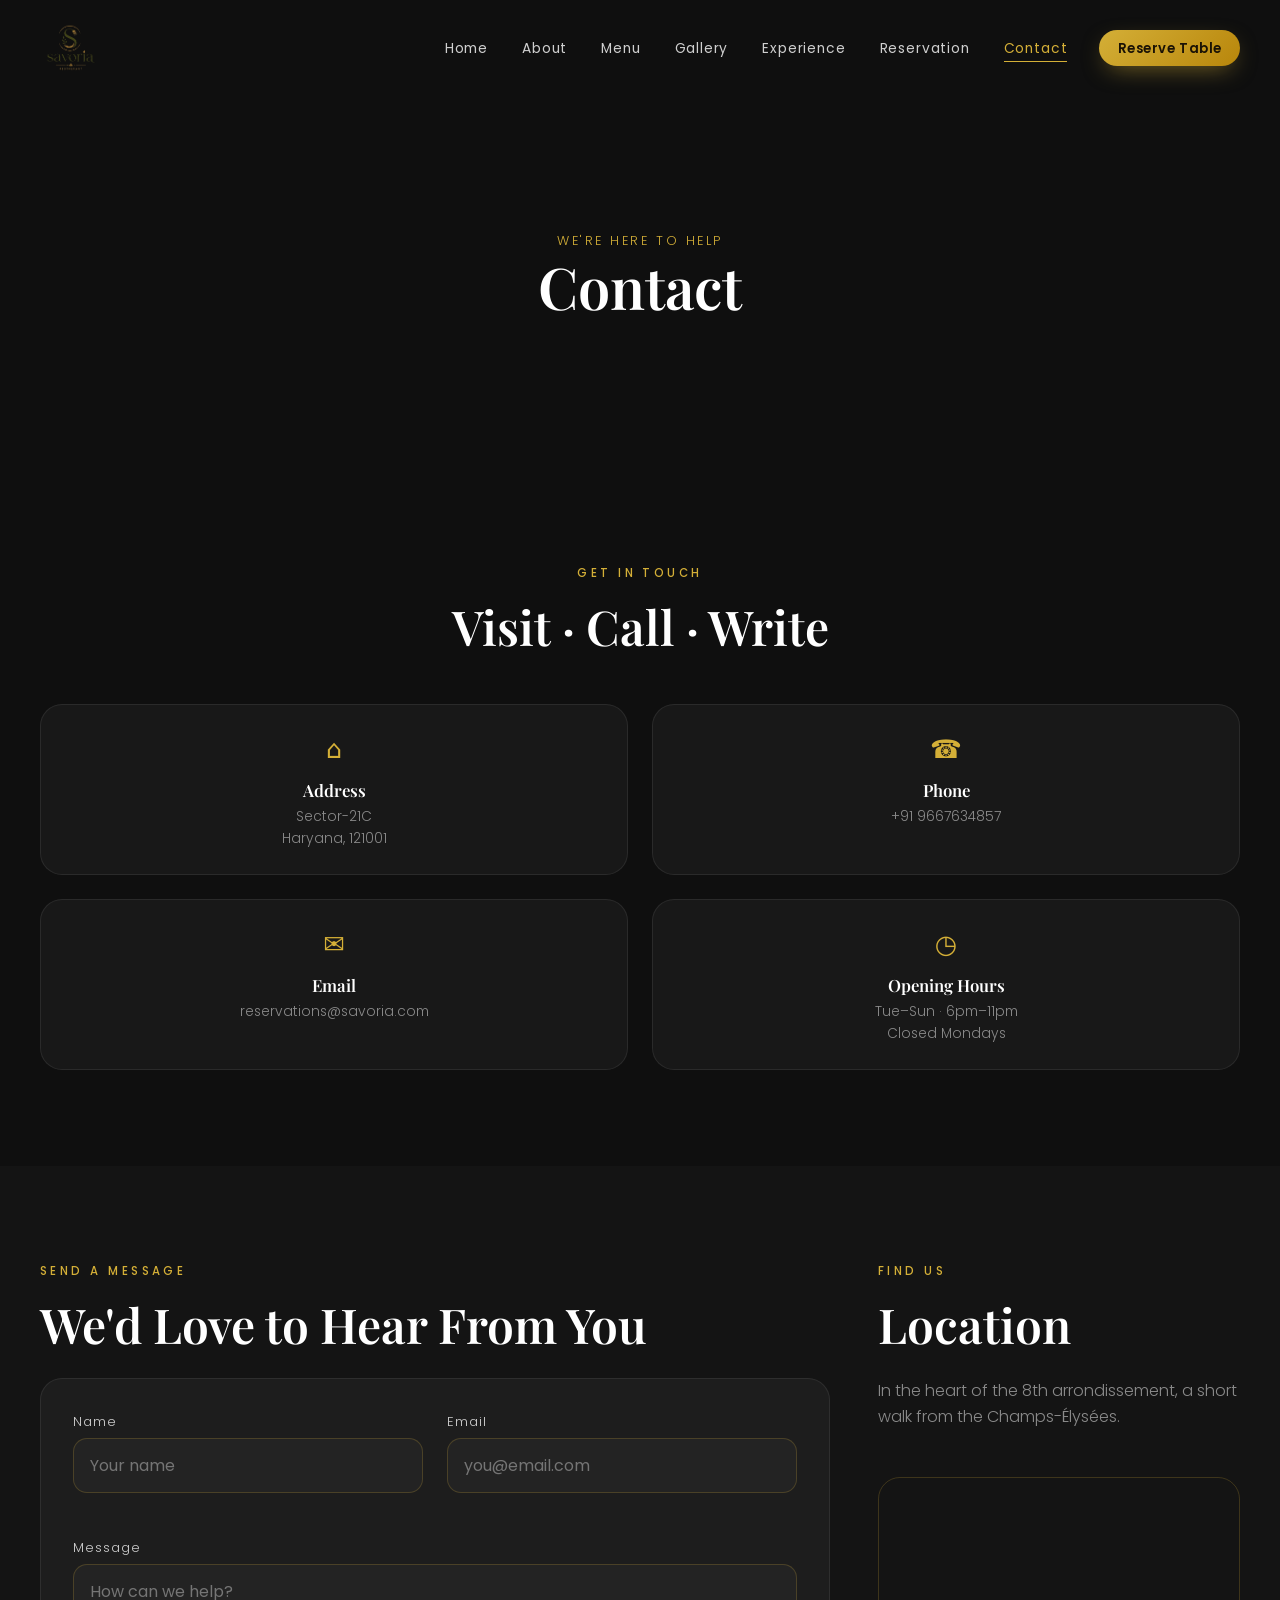
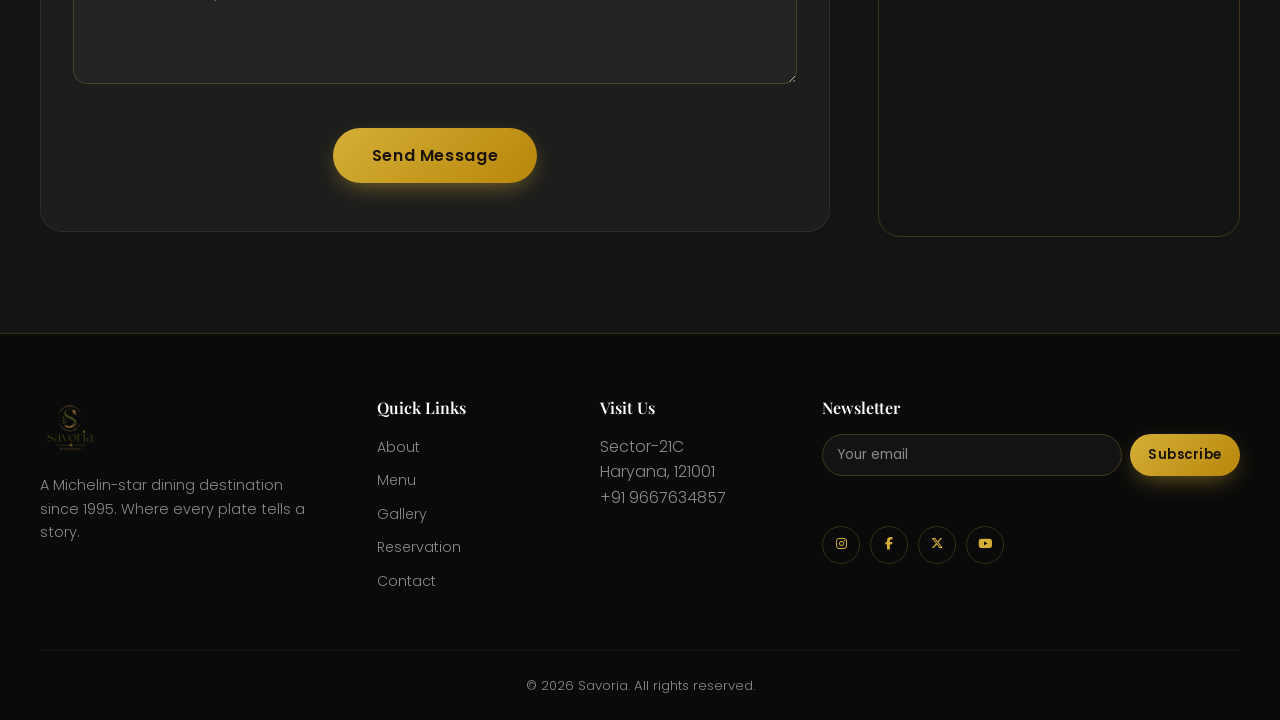
<file: contact.html>
<!doctype html>
<html lang="en">
  <head>
    <meta charset="UTF-8" />
    <link rel="icon" type="image/svg+xml" href="favicon.svg" />
    <meta name="viewport" content="width=device-width, initial-scale=1.0" />
    <meta name="description" content="Contact Savoria — address, phone, hours and location." />
    <title>Contact · Savoria</title>
    <link rel="preconnect" href="https://fonts.googleapis.com" />
    <link rel="preconnect" href="https://fonts.gstatic.com" crossorigin />
    <link href="https://fonts.googleapis.com/css2?family=Playfair+Display:wght@400;500;600;700;800;900&family=Poppins:wght@300;400;500;600&display=swap" rel="stylesheet" />
    <link rel="stylesheet" href="css/style.css" />
    <link rel="stylesheet" href="css/animations.css" />
    <link rel="stylesheet" href="css/responsive.css" />
    <link rel="stylesheet"href="https://cdnjs.cloudflare.com/ajax/libs/font-awesome/6.6.0/css/all.min.css">
  </head>
  <body data-page="contact">
    <div id="page-loader" class="page-loader"><div class="loader-mark"><span class="loader-ring"></span><span class="loader-text">Savoria</span></div></div>
    <div id="scroll-progress" class="scroll-progress"></div>
    <div id="mouse-glow" class="mouse-glow" aria-hidden="true"></div>
    <button id="back-to-top" class="back-to-top" aria-label="Back to top"><svg viewBox="0 0 24 24" width="20" height="20" fill="none" stroke="currentColor" stroke-width="2"><path d="M12 19V5M5 12l7-7 7 7"/></svg></button>

    <header id="navbar" class="navbar">
      <nav class="nav container" aria-label="Primary">
        <a href="index.html" class="nav-logo" aria-label="Savoria home">
          <img src="logo.png" alt="Savoria Logo" class="logo-img">
        </a>
        <button id="nav-toggle" class="nav-toggle" aria-label="Open menu" aria-expanded="false" aria-controls="nav-menu"><span></span><span></span><span></span></button>
        <ul id="nav-menu" class="nav-menu" data-nav>
          <li><a href="index.html" class="nav-link" data-page="home">Home</a></li>
          <li><a href="about.html" class="nav-link" data-page="about">About</a></li>
          <li><a href="menu.html" class="nav-link" data-page="menu">Menu</a></li>
          <li><a href="gallery.html" class="nav-link" data-page="gallery">Gallery</a></li>
          <li><a href="index.html#experience" class="nav-link" data-page="experience">Experience</a></li>
          <li><a href="reservation.html" class="nav-link" data-page="reservation">Reservation</a></li>
          <li><a href="contact.html" class="nav-link" data-page="contact">Contact</a></li>
          <li class="nav-cta-item"><a href="reservation.html" class="btn btn-gold btn-ripple">Reserve Table</a></li>
        </ul>
      </nav>
    </header>

    <main id="main">
      <section class="page-hero">
        <div class="page-hero-bg" style="background-image:url('https://images.pexels.com/photos/12181763/pexels-photo-12181763.jpeg?auto=compress&cs=tinysrgb&w=1400')"></div>
        <div class="page-hero-overlay"></div>
        <div class="page-hero-content container"><p>We're Here to Help</p><h1>Contact</h1></div>
      </section>

      <section class="section">
        <div class="container">
          <div class="section-head reveal fade-up"><p class="eyebrow">Get in Touch</p><h2 class="section-title">Visit · Call · Write</h2></div>
          <div class="contact-cards reveal fade-up">
            <article class="contact-card glass"><span class="ic">⌂</span><h4>Address</h4><p>Sector-21C<br/>Haryana, 121001</p></article>
            <article class="contact-card glass"><span class="ic">☎</span><h4>Phone</h4><p>+91 9667634857</p></article>
            <article class="contact-card glass"><span class="ic">✉</span><h4>Email</h4><p>reservations@savoria.com</p></article>
            <article class="contact-card glass"><span class="ic">◷</span><h4>Opening Hours</h4><p>Tue–Sun · 6pm–11pm<br/>Closed Mondays</p></article>
          </div>
        </div>
      </section>

      <section class="section section-alt">
        <div class="container contact-grid">
          <div class="reveal fade-left">
            <p class="eyebrow">Send a Message</p>
            <h2 class="section-title" style="margin-bottom:var(--s-3)">We'd Love to Hear From You</h2>
            <form class="glass" data-contact-form style="padding:var(--s-4)">
              <div class="form-grid">
                <div class="form-field"><label for="c-name">Name</label><input id="c-name" name="name" type="text" placeholder="Your name" required /><span class="field-error"></span></div>
                <div class="form-field"><label for="c-email">Email</label><input id="c-email" name="email" type="email" placeholder="you@email.com" required /><span class="field-error"></span></div>
                <div class="form-field full"><label for="c-message">Message</label><textarea id="c-message" name="message" placeholder="How can we help?" required></textarea><span class="field-error"></span></div>
              </div>
              <div style="text-align:center;margin-top:var(--s-3)">
                <button type="submit" class="btn btn-gold btn-lg btn-ripple">Send Message</button>
                <p class="form-note" data-form-success style="margin-top:var(--s-2)"></p>
              </div>
            </form>
          </div>
          <div class="reveal fade-right">
            <p class="eyebrow">Find Us</p>
            <h2 class="section-title" style="margin-bottom:var(--s-3)">Location</h2>
            <p class="muted" style="margin-bottom:var(--s-3)">In the heart of the 8th arrondissement, a short walk from the Champs-Élysées.</p>
            <div class="map-wrap">
              <iframe title="Savoria location map" loading="lazy" referrerpolicy="no-referrer-when-downgrade"src="https://www.google.com/maps/embed?pb=!1m18!1m12!1m3!1d7017.264575374179!2d77.29561255!3d28.4303503!2m3!1f0!2f0!3f0!3m2!1i1024!2i768!4f13.1!3m3!1m2!1s0x390cddef4e145f65%3A0xf7977c26d3a257b2!2sSector%2021C%2C%20Faridabad%2C%20Haryana%20121012!5e0!3m2!1sen!2sin!4v1785590609574!5m2!1sen!2sin" width="600" height="450" style="border:0;" allowfullscreen="" loading="lazy" referrerpolicy="strict-origin-when-cross-origin"></iframe>
            </div>
          </div>
        </div>
      </section>
    </main>

    <footer class="footer">
      <div class="container footer-grid">
        <div class="footer-brand"><a href="index.html" class="nav-logo"><img src="logo.png" alt="Savoria Logo" class="footer-logo-img"></a><p class="muted">A Michelin-star dining destination since 1995. Where every plate tells a story.</p></div>
        <div class="footer-col"><h4>Quick Links</h4><ul><li><a href="about.html">About</a></li><li><a href="menu.html">Menu</a></li><li><a href="gallery.html">Gallery</a></li><li><a href="reservation.html">Reservation</a></li><li><a href="contact.html">Contact</a></li></ul></div>
        <div class="footer-col"><h4>Visit Us</h4><p class="muted">Sector-21C<br/>Haryana, 121001<br/>+91 9667634857</p></div>
        <div class="footer-col"><h4>Newsletter</h4><form class="newsletter" data-newsletter><input type="email" name="email" placeholder="Your email" required aria-label="Email for newsletter" /><button type="submit" class="btn btn-gold btn-ripple">Subscribe</button></form><p class="newsletter-msg" data-newsletter-msg></p><div class="social"><a href="https://instagram.com" aria-label="Instagram" target="_blank"><i class="fab fa-instagram"></i></a><a href="https://facebook.com" aria-label="Facebook" target="_blank"><i class="fab fa-facebook-f"></i></a><a href="https://x.com" aria-label="Twitter" target="_blank"><i class="fab fa-x-twitter"></i></a><a href="https://youtube.com" aria-label="YouTube" target="_blank"><i class="fab fa-youtube"></i></a></div></div>
      </div>
      <div class="footer-bottom container"><p class="muted">© <span data-year></span> Savoria. All rights reserved.</p></div>
    </footer>
    <div id="popup" class="popup" aria-hidden="true"><div class="popup-card glass"><div class="popup-check">✓</div><h3>Reservation Confirmed</h3><p data-popup-msg>We look forward to welcoming you.</p><button class="btn btn-gold btn-ripple" data-popup-close>Close</button></div></div>
    <script type="module" src="js/main.js"></script>
    <script type="module" src="js/reservation.js"></script>
  </body>
</html>
</file>
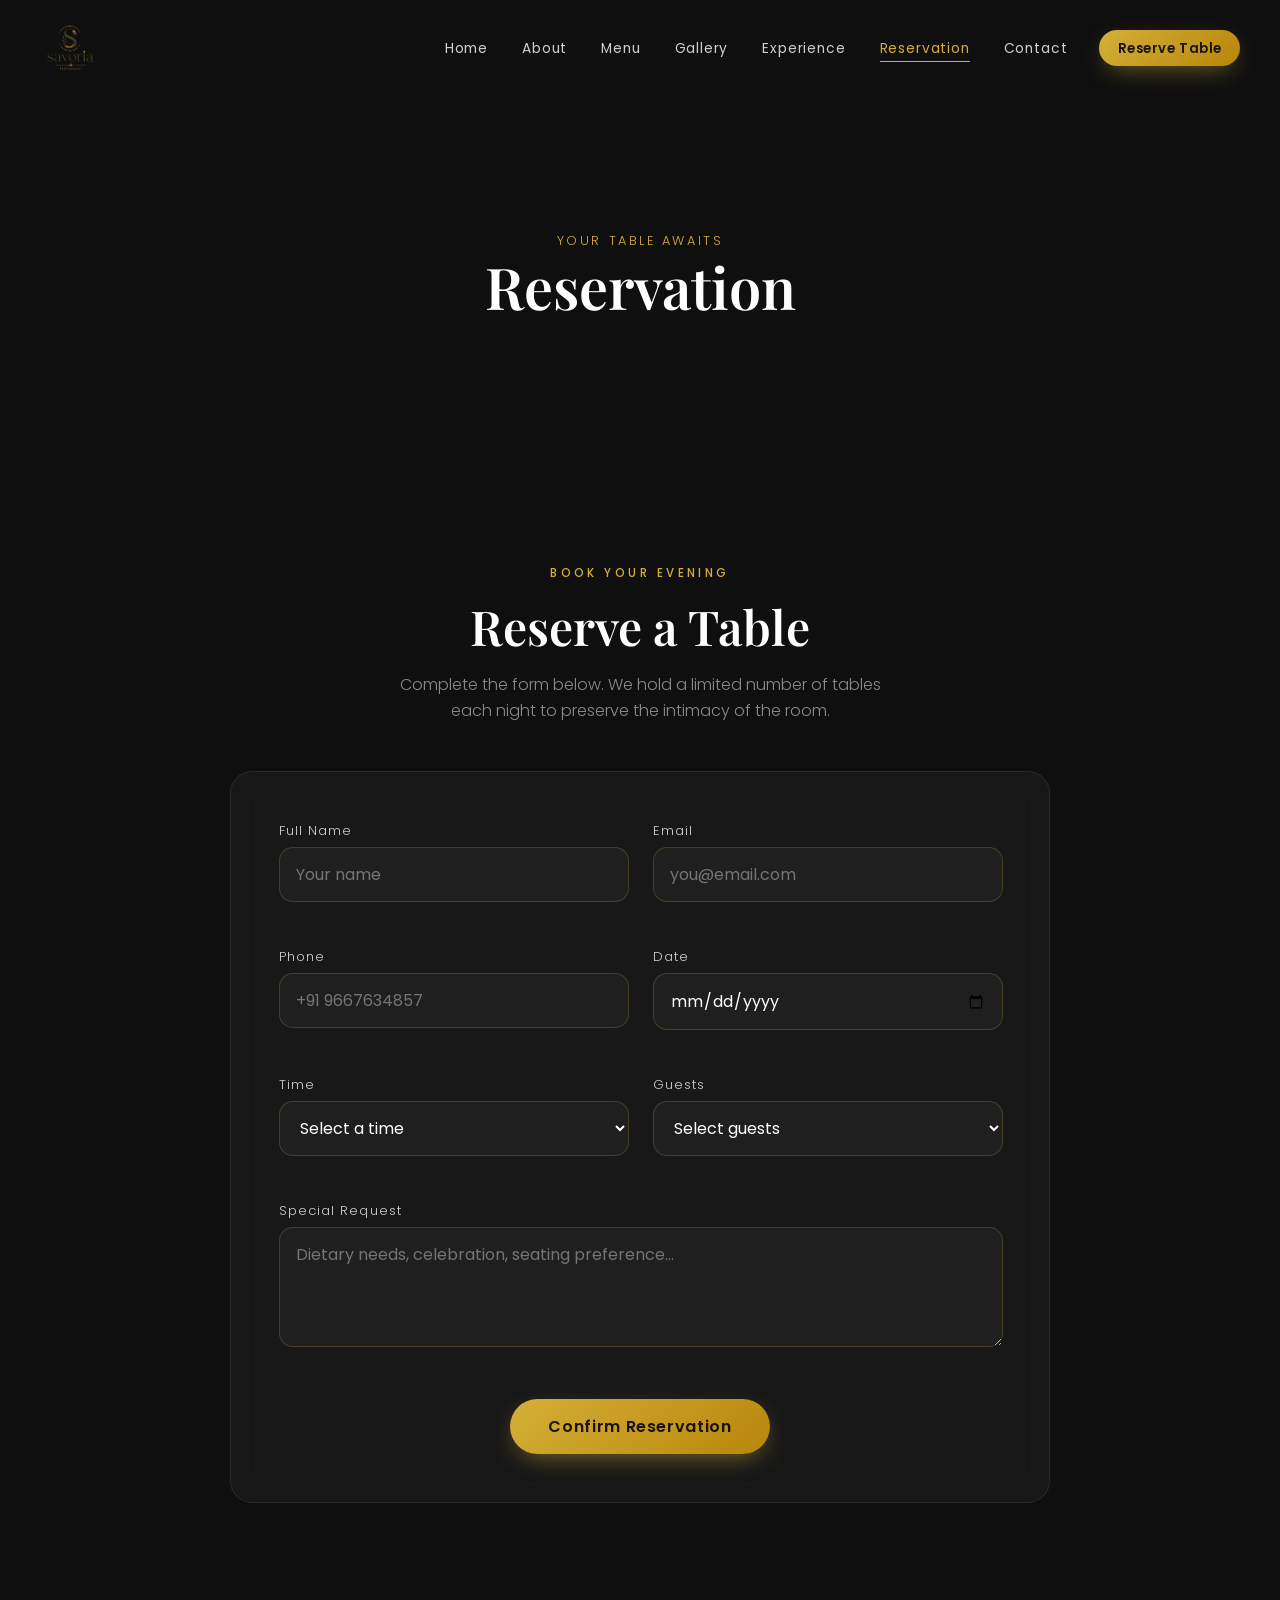
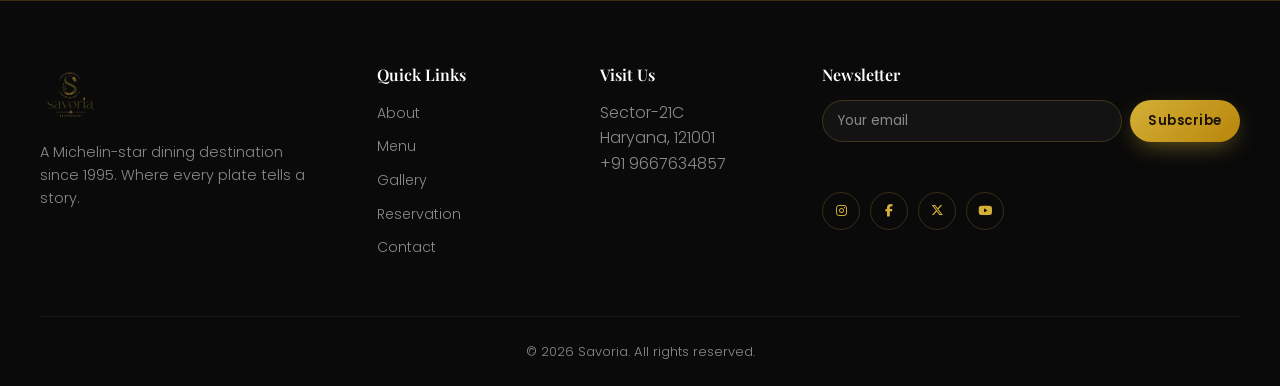
<file: reservation.html>
<!doctype html>
<html lang="en">
  <head>
    <meta charset="UTF-8" />
    <link rel="icon" type="image/svg+xml" href="favicon.svg" />
    <meta name="viewport" content="width=device-width, initial-scale=1.0" />
    <meta name="description" content="Reserve your table at Savoria — an unforgettable fine dining evening." />
    <title>Reservation · Savoria</title>
    <link rel="preconnect" href="https://fonts.googleapis.com" />
    <link rel="preconnect" href="https://fonts.gstatic.com" crossorigin />
    <link href="https://fonts.googleapis.com/css2?family=Playfair+Display:wght@400;500;600;700;800;900&family=Poppins:wght@300;400;500;600&display=swap" rel="stylesheet" />
    <link rel="stylesheet" href="css/style.css" />
    <link rel="stylesheet" href="css/animations.css" />
    <link rel="stylesheet" href="css/responsive.css" />
    <link rel="stylesheet"href="https://cdnjs.cloudflare.com/ajax/libs/font-awesome/6.6.0/css/all.min.css">
  </head>
  <body data-page="reservation">
    <div id="page-loader" class="page-loader"><div class="loader-mark"><span class="loader-ring"></span><span class="loader-text">Savoria</span></div></div>
    <div id="scroll-progress" class="scroll-progress"></div>
    <div id="mouse-glow" class="mouse-glow" aria-hidden="true"></div>
    <button id="back-to-top" class="back-to-top" aria-label="Back to top"><svg viewBox="0 0 24 24" width="20" height="20" fill="none" stroke="currentColor" stroke-width="2"><path d="M12 19V5M5 12l7-7 7 7"/></svg></button>

    <header id="navbar" class="navbar">
      <nav class="nav container" aria-label="Primary">
        <a href="index.html" class="nav-logo" aria-label="Savoria home">
          <img src="logo.png" alt="Savoria Logo" class="logo-img">
        </a>
        <button id="nav-toggle" class="nav-toggle" aria-label="Open menu" aria-expanded="false" aria-controls="nav-menu"><span></span><span></span><span></span></button>
        <ul id="nav-menu" class="nav-menu" data-nav>
          <li><a href="index.html" class="nav-link" data-page="home">Home</a></li>
          <li><a href="about.html" class="nav-link" data-page="about">About</a></li>
          <li><a href="menu.html" class="nav-link" data-page="menu">Menu</a></li>
          <li><a href="gallery.html" class="nav-link" data-page="gallery">Gallery</a></li>
          <li><a href="index.html#experience" class="nav-link" data-page="experience">Experience</a></li>
          <li><a href="reservation.html" class="nav-link" data-page="reservation">Reservation</a></li>
          <li><a href="contact.html" class="nav-link" data-page="contact">Contact</a></li>
          <li class="nav-cta-item"><a href="reservation.html" class="btn btn-gold btn-ripple">Reserve Table</a></li>
        </ul>
      </nav>
    </header>

    <main id="main">
      <section class="page-hero">
        <div class="page-hero-bg" style="background-image:url('https://images.pexels.com/photos/24433378/pexels-photo-24433378.jpeg?auto=compress&cs=tinysrgb&w=1400')"></div>
        <div class="page-hero-overlay"></div>
        <div class="page-hero-content container"><p>Your Table Awaits</p><h1>Reservation</h1></div>
      </section>

      <section class="section">
        <div class="container" style="max-width:820px">
          <div class="section-head reveal fade-up"><p class="eyebrow">Book Your Evening</p><h2 class="section-title">Reserve a Table</h2><p class="section-sub">Complete the form below. We hold a limited number of tables each night to preserve the intimacy of the room.</p></div>

          <form class="glass reveal fade-up" data-reservation-form style="padding:var(--s-5);margin-top:var(--s-4)">
            <div class="form-grid">
              <div class="form-field"><label for="r-name">Full Name</label><input id="r-name" name="name" type="text" placeholder="Your name" required /><span class="field-error"></span></div>
              <div class="form-field"><label for="r-email">Email</label><input id="r-email" name="email" type="email" placeholder="you@email.com" required /><span class="field-error"></span></div>
              <div class="form-field"><label for="r-phone">Phone</label><input id="r-phone" name="phone" type="tel" placeholder="+91 9667634857" required /><span class="field-error"></span></div>
              <div class="form-field"><label for="r-date">Date</label><input id="r-date" name="date" type="date" required /><span class="field-error"></span></div>
              <div class="form-field"><label for="r-time">Time</label>
                <select id="r-time" name="time" required>
                  <option value="">Select a time</option>
                  <option>18:00</option><option>18:30</option><option>19:00</option><option>19:30</option><option>20:00</option><option>20:30</option><option>21:00</option>
                </select><span class="field-error"></span></div>
              <div class="form-field"><label for="r-guests">Guests</label>
                <select id="r-guests" name="guests" required>
                  <option value="">Select guests</option>
                  <option>1</option><option>2</option><option>3</option><option>4</option><option>5</option><option>6</option><option>7</option><option>8</option>
                </select><span class="field-error"></span></div>
              <div class="form-field full"><label for="r-request">Special Request</label><textarea id="r-request" name="request" placeholder="Dietary needs, celebration, seating preference..."></textarea><span class="field-error"></span></div>
            </div>
            <div style="text-align:center;margin-top:var(--s-4)">
              <button type="submit" class="btn btn-gold btn-lg btn-ripple">Confirm Reservation</button>
            </div>
          </form>
        </div>
      </section>
    </main>

    <footer class="footer">
      <div class="container footer-grid">
        <div class="footer-brand"><a href="index.html" class="nav-logo"><img src="logo.png" alt="Savoria Logo" class="footer-logo-img"></a> <p class="muted">A Michelin-star dining destination since 1995. Where every plate tells a story.</p></div>
        <div class="footer-col"><h4>Quick Links</h4><ul><li><a href="about.html">About</a></li><li><a href="menu.html">Menu</a></li><li><a href="gallery.html">Gallery</a></li><li><a href="reservation.html">Reservation</a></li><li><a href="contact.html">Contact</a></li></ul></div>
        <div class="footer-col"><h4>Visit Us</h4><p class="muted">Sector-21C<br/>Haryana, 121001<br/>+91 9667634857</p></div>
        <div class="footer-col"><h4>Newsletter</h4><form class="newsletter" data-newsletter><input type="email" name="email" placeholder="Your email" required aria-label="Email for newsletter" /><button type="submit" class="btn btn-gold btn-ripple">Subscribe</button></form><p class="newsletter-msg" data-newsletter-msg></p><div class="social"><a href="https://instagram.com" aria-label="Instagram" target="_blank"><i class="fab fa-instagram"></i></a><a href="https://facebook.com" aria-label="Facebook" target="_blank"><i class="fab fa-facebook-f"></i></a><a href="https://x.com" aria-label="Twitter" target="_blank"><i class="fab fa-x-twitter"></i></a><a href="https://youtube.com" aria-label="YouTube" target="_blank"><i class="fab fa-youtube"></i></a></div></div>
      </div>
      <div class="footer-bottom container"><p class="muted">© <span data-year></span> Savoria. All rights reserved.</p></div>
    </footer>
    <div id="popup" class="popup" aria-hidden="true"><div class="popup-card glass"><div class="popup-check">✓</div><h3>Reservation Confirmed</h3><p data-popup-msg>We look forward to welcoming you.</p><button class="btn btn-gold btn-ripple" data-popup-close>Close</button></div></div>
    <script type="module" src="js/main.js"></script>
    <script type="module" src="js/reservation.js"></script>
  </body>
</html>
</file>
<file: css/style.css>
/* ============================================================
   Le Château Royale — Core Styles
   Black & Gold luxury palette · Glassmorphism · Premium type
   ============================================================ */

:root {
  /* Color palette */
  --bg: #0F0F0F;
  --bg-alt: #141414;
  --bg-soft: #1a1a1a;
  --gold: #D4AF37;
  --gold-2: #B8860B;
  --gold-soft: rgba(212, 175, 55, 0.14);
  --white: #FFFFFF;
  --grey: #CFCFCF;
  --grey-dim: #8a8a8a;
  --accent: #8B5E3C;
  --line: rgba(212, 175, 55, 0.22);

  /* Type */
  --font-head: 'Playfair Display', Georgia, serif;
  --font-body: 'Poppins', system-ui, sans-serif;

  /* Spacing (8px system) */
  --s-1: 8px;
  --s-2: 16px;
  --s-3: 24px;
  --s-4: 32px;
  --s-5: 48px;
  --s-6: 64px;
  --s-7: 96px;

  /* Misc */
  --radius: 14px;
  --radius-lg: 22px;
  --maxw: 1200px;
  --ease: cubic-bezier(0.22, 1, 0.36, 1);
  --shadow-gold: 0 18px 50px -12px rgba(212, 175, 55, 0.35);
}

.logo-img{
    height:60px;
    width:auto;
    display:block;
}

.footer-logo-img{
    height:60px;
    width:auto;
    display:block;
}

.social a{
    display:flex;
    align-items:center;
    justify-content:center;
    width:45px;
    height:45px;
    border-radius:50%;
    font-size:18px;
}

/* Reset */
*, *::before, *::after { box-sizing: border-box; margin: 0; padding: 0; }
html { scroll-behavior: smooth; -webkit-text-size-adjust: 100%; }
body {
  font-family: var(--font-body);
  background: var(--bg);
  color: var(--grey);
  line-height: 1.6;
  font-weight: 300;
  overflow-x: hidden;
  -webkit-font-smoothing: antialiased;
}
img { max-width: 100%; display: block; }
a { color: inherit; text-decoration: none; }
ul { list-style: none; }
button { font-family: inherit; cursor: pointer; border: none; background: none; color: inherit; }
input, textarea, select { font-family: inherit; font-size: inherit; }
:focus-visible { outline: 2px solid var(--gold); outline-offset: 3px; }

h1, h2, h3, h4 { font-family: var(--font-head); font-weight: 600; line-height: 1.2; color: var(--white); }

/* Layout */
.container { width: min(100% - 2.5rem, var(--maxw)); margin-inline: auto; }
.section { padding: var(--s-7) 0; position: relative; }
.section-alt { background: var(--bg-alt); }
.section-head { text-align: center; max-width: 640px; margin: 0 auto var(--s-5); }
.section-cta { text-align: center; margin-top: var(--s-5); }
.eyebrow {
  font-family: var(--font-body); font-weight: 500; letter-spacing: 0.3em;
  text-transform: uppercase; font-size: 0.72rem; color: var(--gold); margin-bottom: var(--s-2);
}
.section-title { font-size: clamp(1.9rem, 4vw, 3rem); }
.section-title.light { color: var(--white); }
.section-sub { color: var(--grey-dim); margin-top: var(--s-2); max-width: 520px; margin-inline: auto; }
.section-sub.light { color: var(--grey); }
.lead { font-size: 1.15rem; color: var(--grey); margin-bottom: var(--s-2); }
.muted { color: var(--grey-dim); }

/* Glassmorphism */
.glass {
  background: rgba(255, 255, 255, 0.04);
  backdrop-filter: blur(14px);
  -webkit-backdrop-filter: blur(14px);
  border: 1px solid rgba(255, 255, 255, 0.08);
  border-radius: var(--radius-lg);
}

/* Buttons */
.btn {
  display: inline-flex; align-items: center; justify-content: center; gap: 8px;
  padding: 0.7em 1.6em; border-radius: 50px; font-weight: 500; font-size: 0.92rem;
  letter-spacing: 0.04em; position: relative; overflow: hidden;
  transition: transform 0.3s var(--ease), box-shadow 0.3s var(--ease), background 0.3s, color 0.3s, border-color 0.3s;
}
.btn-lg { padding: 0.95em 2.4em; font-size: 1rem; }
.btn-gold {
  background: linear-gradient(135deg, var(--gold), var(--gold-2));
  color: #1a1205; font-weight: 600;
  box-shadow: 0 8px 24px -8px rgba(212, 175, 55, 0.6);
}
.btn-gold:hover { transform: translateY(-3px); box-shadow: var(--shadow-gold); }
.btn-ghost { border: 1px solid rgba(255,255,255,0.35); color: var(--white); backdrop-filter: blur(6px); }
.btn-ghost:hover { background: rgba(255,255,255,0.08); transform: translateY(-3px); }
.btn-outline { border: 1px solid var(--gold); color: var(--gold); }
.btn-outline:hover { background: var(--gold); color: #1a1205; transform: translateY(-3px); }

/* Ripple */
.btn-ripple .ripple {
  position: absolute; border-radius: 50%; transform: scale(0);
  background: rgba(255,255,255,0.45); pointer-events: none;
  animation: ripple 0.6s ease-out;
}
@keyframes ripple { to { transform: scale(2.6); opacity: 0; } }

/* Page loader */
.page-loader {
  position: fixed; inset: 0; z-index: 9999; background: var(--bg);
  display: grid; place-items: center; transition: opacity 0.6s var(--ease), visibility 0.6s;
}
.page-loader.is-hidden { opacity: 0; visibility: hidden; }
.loader-mark { text-align: center; }
.loader-ring {
  display: block; width: 54px; height: 54px; margin: 0 auto 18px;
  border: 2px solid rgba(212,175,55,0.2); border-top-color: var(--gold);
  border-radius: 50%; animation: spin 0.9s linear infinite;
}
@keyframes spin { to { transform: rotate(360deg); } }
.loader-text { font-family: var(--font-head); letter-spacing: 0.2em; color: var(--gold); font-size: 0.9rem; }

/* Scroll progress */
.scroll-progress {
  position: fixed; top: 0; left: 0; height: 3px; width: 0%;
  background: linear-gradient(90deg, var(--gold), var(--gold-2)); z-index: 9998;
}

/* Mouse glow */
.mouse-glow {
  position: fixed; width: 380px; height: 380px; border-radius: 50%; pointer-events: none;
  background: radial-gradient(circle, rgba(212,175,55,0.10), transparent 60%);
  transform: translate(-50%, -50%); z-index: 1; transition: opacity 0.4s; opacity: 0;
}

/* Back to top */
.back-to-top {
  position: fixed; right: 24px; bottom: 24px; z-index: 900;
  width: 48px; height: 48px; border-radius: 50%; color: var(--gold);
  border: 1px solid var(--line); background: rgba(15,15,15,0.7); backdrop-filter: blur(8px);
  display: grid; place-items: center; opacity: 0; visibility: hidden;
  transform: translateY(12px); transition: all 0.35s var(--ease);
}
.back-to-top.is-visible { opacity: 1; visibility: visible; transform: none; }
.back-to-top:hover { background: var(--gold); color: #1a1205; transform: translateY(-3px); }

/* Navbar */
.navbar {
  position: fixed; top: 0; left: 0; width: 100%; z-index: 1000;
  transition: background 0.4s var(--ease), box-shadow 0.4s, padding 0.4s;
  padding: 18px 0;
}
.navbar.is-scrolled {
  background: rgba(15,15,15,0.82); backdrop-filter: blur(14px);
  box-shadow: 0 6px 30px -10px rgba(0,0,0,0.6); padding: 10px 0;
  border-bottom: 1px solid var(--line);
}
.nav { display: flex; align-items: center; justify-content: space-between; gap: var(--s-3); }
.nav-logo { display: flex; align-items: baseline; gap: 10px; }
.logo-mark { font-family: var(--font-head); font-weight: 800; font-size: 1.5rem; color: var(--gold); letter-spacing: 0.04em; }
.logo-dot { color: var(--white); }
.logo-name { font-family: var(--font-head); font-size: 1.05rem; color: var(--white); letter-spacing: 0.08em; }

.nav-menu { display: flex; align-items: center; gap: 6px; }
.nav-link {
  font-size: 0.86rem; font-weight: 400; letter-spacing: 0.06em; color: var(--grey);
  padding: 8px 14px; border-radius: 8px; position: relative; transition: color 0.3s;
}
.nav-link::after {
  content: ''; position: absolute; left: 14px; right: 14px; bottom: 4px; height: 1px;
  background: var(--gold); transform: scaleX(0); transform-origin: left; transition: transform 0.3s var(--ease);
}
.nav-link:hover, .nav-link.is-active { color: var(--gold); }
.nav-link:hover::after, .nav-link.is-active::after { transform: scaleX(1); }
.nav-cta-item { margin-left: 12px; }
.nav-cta-item .btn { padding: 0.6em 1.4em; font-size: 0.82rem; }

.nav-toggle { display: none; flex-direction: column; gap: 5px; padding: 6px; }
.nav-toggle span { width: 26px; height: 2px; background: var(--gold); border-radius: 2px; transition: transform 0.3s, opacity 0.3s; }
.nav-toggle.is-open span:nth-child(1) { transform: translateY(7px) rotate(45deg); }
.nav-toggle.is-open span:nth-child(2) { opacity: 0; }
.nav-toggle.is-open span:nth-child(3) { transform: translateY(-7px) rotate(-45deg); }

/* Hero */
.hero { position: relative; min-height: 100vh; display: grid; place-items: center; text-align: center; overflow: hidden; }
.hero-bg {
  position: absolute; inset: 0; background-size: cover; background-position: center;
  transform: scale(1.08); animation: heroZoom 12s ease-out forwards;
}
@keyframes heroZoom { to { transform: scale(1); } }
.hero-overlay {
  position: absolute; inset: 0;
  background: linear-gradient(180deg, rgba(15,15,15,0.55) 0%, rgba(15,15,15,0.75) 60%, var(--bg) 100%);
}
.hero-content { position: relative; z-index: 2; padding-top: 60px; }
.hero-eyebrow { color: var(--gold); letter-spacing: 0.35em; text-transform: uppercase; font-size: 0.78rem; margin-bottom: var(--s-3); }
.hero-title { font-size: clamp(2.2rem, 6vw, 4.6rem); line-height: 1.08; color: var(--white); margin-bottom: var(--s-3); }
.hero-subtitle { font-size: clamp(1rem, 2vw, 1.3rem); color: var(--grey); margin-bottom: var(--s-4); }
.hero-actions { display: flex; gap: var(--s-2); justify-content: center; flex-wrap: wrap; }

.scroll-indicator {
  position: absolute; bottom: 28px; left: 50%; transform: translateX(-50%); z-index: 2;
  display: flex; flex-direction: column; align-items: center; gap: 8px; color: var(--gold);
}
.mouse { width: 24px; height: 40px; border: 2px solid var(--gold); border-radius: 14px; display: flex; justify-content: center; padding-top: 6px; }
.wheel { width: 3px; height: 8px; background: var(--gold); border-radius: 2px; animation: wheel 1.6s infinite; }
@keyframes wheel { 0% { opacity: 1; transform: translateY(0); } 100% { opacity: 0; transform: translateY(12px); } }
.scroll-text { font-size: 0.7rem; letter-spacing: 0.2em; text-transform: uppercase; }

/* About */
.about-grid { display: grid; grid-template-columns: 1fr 1fr; gap: var(--s-6); align-items: center; }
.about-media { position: relative; }
.about-img-frame { border-radius: var(--radius-lg); overflow: hidden; border: 1px solid var(--line); box-shadow: var(--shadow-gold); }
.about-img-frame img { width: 100%; height: 520px; object-fit: cover; transition: transform 0.8s var(--ease); }
.about-media:hover .about-img-frame img { transform: scale(1.05); }
.about-badge {
  position: absolute; right: -24px; bottom: -24px; padding: var(--s-3); display: flex; align-items: center; gap: var(--s-2);
  box-shadow: var(--shadow-gold);
}
.about-badge-num { font-family: var(--font-head); font-size: 3rem; color: var(--gold); line-height: 1; }
.about-badge-label { font-size: 0.8rem; color: var(--grey); line-height: 1.3; }
.about-features { display: grid; grid-template-columns: 1fr 1fr; gap: var(--s-2); margin-top: var(--s-4); }
.about-features li { display: flex; align-items: center; gap: 10px; font-size: 0.92rem; color: var(--grey); }
.feat-ic { color: var(--gold); }

/* Menu */
.menu-filters { display: flex; flex-wrap: wrap; gap: 10px; justify-content: center; margin-bottom: var(--s-5); }
.filter-btn {
  padding: 8px 20px; border-radius: 50px; font-size: 0.82rem; color: var(--grey);
  border: 1px solid var(--line); transition: all 0.3s var(--ease);
}
.filter-btn:hover { color: var(--gold); border-color: var(--gold); }
.filter-btn.is-active { background: var(--gold); color: #1a1205; border-color: var(--gold); }

.menu-grid { display: grid; grid-template-columns: repeat(3, 1fr); gap: var(--s-4); }
.menu-card {
  position: relative; border-radius: var(--radius-lg); overflow: hidden; border: 1px solid rgba(255,255,255,0.06);
  background: var(--bg-soft); transition: transform 0.4s var(--ease), box-shadow 0.4s, border-color 0.4s;
}
.menu-card:hover { transform: translateY(-10px); border-color: var(--gold); box-shadow: var(--shadow-gold); }
.menu-card-img { position: relative; height: 240px; overflow: hidden; }
.menu-card-img img { width: 100%; height: 100%; object-fit: cover; transition: transform 0.6s var(--ease); }
.menu-card:hover .menu-card-img img { transform: scale(1.12); }
.menu-card-badge {
  position: absolute; top: 14px; left: 14px; background: linear-gradient(135deg, var(--gold), var(--gold-2));
  color: #1a1205; font-size: 0.68rem; font-weight: 600; letter-spacing: 0.1em; text-transform: uppercase;
  padding: 5px 12px; border-radius: 50px;
}
.menu-card-body { padding: var(--s-3); }
.menu-card-body h3 { font-size: 1.3rem; margin-bottom: 8px; color: var(--white); }
.menu-card-body p { font-size: 0.9rem; color: var(--grey-dim); }
.menu-card-cat { display: inline-block; font-size: 0.7rem; letter-spacing: 0.15em; text-transform: uppercase; color: var(--gold); margin-bottom: 10px; }

/* Chef */
.chef-grid { display: grid; grid-template-columns: 0.9fr 1.1fr; gap: var(--s-6); align-items: center; }
.chef-media img { width: 100%; height: 560px; object-fit: cover; border-radius: var(--radius-lg); border: 1px solid var(--line); box-shadow: var(--shadow-gold); }
.chef-quote { font-family: var(--font-head); font-size: clamp(1.6rem, 3vw, 2.4rem); color: var(--gold); margin: var(--s-3) 0; font-style: italic; }
.chef-signature { margin-top: var(--s-4); }
.signature-stroke { width: 220px; color: var(--gold); }
.signature-name { display: block; font-family: var(--font-head); color: var(--grey); margin-top: 6px; letter-spacing: 0.1em; }

/* Gallery preview */
.gallery-preview { display: grid; grid-template-columns: repeat(4, 1fr); grid-auto-rows: 180px; gap: var(--s-2); }
.gp-item {
  position: relative; border-radius: var(--radius); overflow: hidden; background-size: cover; background-position: center;
  background-image: var(--img); border: 1px solid var(--line); transition: transform 0.4s var(--ease);
}
.gp-item::after { content: ''; position: absolute; inset: 0; background: linear-gradient(180deg, transparent 50%, rgba(15,15,15,0.7)); }
.gp-item:hover { transform: scale(1.03); }
.gp-tall { grid-row: span 2; }
.gp-wide { grid-column: span 2; }
.gp-label { position: absolute; bottom: 14px; left: 16px; z-index: 2; font-family: var(--font-head); color: var(--white); font-size: 1.1rem; }

/* Why */
.why-grid { display: grid; grid-template-columns: repeat(3, 1fr); gap: var(--s-3); }
.why-card { padding: var(--s-4); text-align: center; transition: transform 0.4s var(--ease), border-color 0.4s; }
.why-card:hover { transform: translateY(-8px); border-color: var(--gold); }
.why-ic { font-size: 2.2rem; color: var(--gold); display: block; margin-bottom: var(--s-2); }
.why-card h3 { font-size: 1.25rem; margin-bottom: 10px; }
.why-card p { font-size: 0.9rem; color: var(--grey-dim); }

/* Stats */
.stats-band { background: var(--bg-alt); }
.stats-grid { display: grid; grid-template-columns: repeat(4, 1fr); gap: var(--s-3); text-align: center; }
.stat-num { font-family: var(--font-head); font-size: clamp(2.4rem, 5vw, 3.6rem); color: var(--gold); display: block; line-height: 1; }
.stat-label { font-size: 0.82rem; letter-spacing: 0.15em; text-transform: uppercase; color: var(--grey-dim); margin-top: 8px; display: block; }

/* Reviews slider */
.slider { position: relative; max-width: 820px; margin: 0 auto; overflow: hidden; }
.slider-track { display: flex; transition: transform 0.6s var(--ease); }
.review-card { min-width: 100%; padding: var(--s-5); text-align: center; }
.review-stars { color: var(--gold); font-size: 1.2rem; letter-spacing: 4px; margin-bottom: var(--s-2); }
.review-text { font-family: var(--font-head); font-style: italic; font-size: clamp(1.1rem, 2.2vw, 1.5rem); color: var(--white); margin-bottom: var(--s-3); }
.review-author { display: flex; align-items: center; justify-content: center; gap: 12px; }
.review-author img { width: 54px; height: 54px; border-radius: 50%; object-fit: cover; border: 2px solid var(--gold); }
.review-name { font-weight: 500; color: var(--white); }
.review-role { font-size: 0.8rem; color: var(--gold); }
.slider-arrow {
  position: absolute; top: 50%; transform: translateY(-50%); width: 44px; height: 44px; border-radius: 50%;
  border: 1px solid var(--line); color: var(--gold); font-size: 1.6rem; background: rgba(15,15,15,0.6);
  display: grid; place-items: center; transition: all 0.3s; z-index: 2;
}
.slider-arrow:hover { background: var(--gold); color: #1a1205; }
.slider-arrow.prev { left: -10px; }
.slider-arrow.next { right: -10px; }
.slider-dots { display: flex; gap: 8px; justify-content: center; margin-top: var(--s-3); }
.slider-dot { width: 9px; height: 9px; border-radius: 50%; background: rgba(255,255,255,0.2); transition: all 0.3s; }
.slider-dot.is-active { background: var(--gold); width: 26px; border-radius: 50px; }

/* Reserve CTA */
.reserve-cta { position: relative; overflow: hidden; }
.reserve-cta::before {
  content: ''; position: absolute; inset: 0;
  background: linear-gradient(135deg, rgba(212,175,55,0.12), transparent), url('https://images.pexels.com/photos/34723813/pexels-photo-34723813.jpeg?auto=compress&cs=tinysrgb&w=1400');
  background-size: cover; background-position: center; opacity: 0.5;
}
.reserve-cta-inner { position: relative; z-index: 2; text-align: center; padding: var(--s-5); }

/* Footer */
.footer { background: #0a0a0a; padding-top: var(--s-6); border-top: 1px solid var(--line); }
.footer-grid { display: grid; grid-template-columns: 1.6fr 1fr 1fr 1.4fr; gap: var(--s-4); padding-bottom: var(--s-5); }
.footer-brand p { margin-top: var(--s-2); font-size: 0.9rem; max-width: 280px; }
.footer-col h4 { font-size: 1rem; margin-bottom: var(--s-2); color: var(--white); }
.footer-col ul li { margin-bottom: 8px; }
.footer-col ul a { font-size: 0.88rem; color: var(--grey-dim); transition: color 0.3s; }
.footer-col ul a:hover { color: var(--gold); }
.newsletter { display: flex; gap: 8px; margin-bottom: 8px; }
.newsletter input {
  flex: 1; padding: 10px 14px; border-radius: 50px; border: 1px solid var(--line);
  background: rgba(255,255,255,0.04); color: var(--white); font-size: 0.85rem;
}
.newsletter input::placeholder { color: var(--grey-dim); }
.newsletter input:focus { border-color: var(--gold); outline: none; }
.newsletter .btn { padding: 10px 18px; font-size: 0.82rem; }
.newsletter-msg { font-size: 0.8rem; color: var(--gold); min-height: 18px; }
.social { display: flex; gap: 10px; margin-top: var(--s-3); }
.social a {
  width: 38px; height: 38px; border-radius: 50%; border: 1px solid var(--line); display: grid; place-items: center;
  font-size: 0.78rem; color: var(--gold); transition: all 0.3s;
}
.social a:hover { background: var(--gold); color: #1a1205; transform: translateY(-3px); }
.footer-bottom { padding: var(--s-3) 0; border-top: 1px solid rgba(255,255,255,0.05); text-align: center; }
.footer-bottom p { font-size: 0.82rem; }

/* Popup */
.popup {
  position: fixed; inset: 0; z-index: 8000; display: grid; place-items: center; padding: var(--s-2);
  background: rgba(0,0,0,0.7); backdrop-filter: blur(8px); opacity: 0; visibility: hidden;
  transition: opacity 0.4s, visibility 0.4s;
}
.popup.is-open { opacity: 1; visibility: visible; }
.popup-card { text-align: center; padding: var(--s-5); max-width: 420px; transform: scale(0.9); transition: transform 0.4s var(--ease); }
.popup.is-open .popup-card { transform: scale(1); }
.popup-check {
  width: 72px; height: 72px; border-radius: 50%; margin: 0 auto var(--s-3);
  background: linear-gradient(135deg, var(--gold), var(--gold-2)); color: #1a1205;
  font-size: 2.4rem; display: grid; place-items: center;
  animation: pop 0.5s var(--ease);
}
@keyframes pop { 0% { transform: scale(0); } 60% { transform: scale(1.15); } 100% { transform: scale(1); } }
.popup-card h3 { font-size: 1.6rem; margin-bottom: 10px; }
.popup-card p { color: var(--grey); margin-bottom: var(--s-3); }

/* Page hero (sub pages) */
.page-hero {
  position: relative; min-height: 52vh; display: grid; place-items: center; text-align: center;
  overflow: hidden; padding-top: 100px;
}
.page-hero-bg { position: absolute; inset: 0; background-size: cover; background-position: center; }
.page-hero-overlay { position: absolute; inset: 0; background: linear-gradient(180deg, rgba(15,15,15,0.6), var(--bg)); }
.page-hero-content { position: relative; z-index: 2; }
.page-hero h1 { font-size: clamp(2.2rem, 5vw, 3.6rem); color: var(--white); margin-bottom: var(--s-2); }
.page-hero p { color: var(--gold); letter-spacing: 0.2em; text-transform: uppercase; font-size: 0.8rem; }
.breadcrumb { display: flex; gap: 8px; justify-content: center; margin-top: var(--s-2); font-size: 0.82rem; color: var(--grey-dim); }
.breadcrumb a { color: var(--gold); }

/* Forms */
.form-grid { display: grid; grid-template-columns: 1fr 1fr; gap: var(--s-3); }
.form-field { display: flex; flex-direction: column; gap: 6px; }
.form-field.full { grid-column: 1 / -1; }
.form-field label { font-size: 0.82rem; letter-spacing: 0.08em; color: var(--grey); }
.form-field input, .form-field select, .form-field textarea {
  padding: 14px 16px; border-radius: var(--radius); border: 1px solid var(--line);
  background: rgba(255,255,255,0.03); color: var(--white); transition: border-color 0.3s, background 0.3s;
}
.form-field input:focus, .form-field select:focus, .form-field textarea:focus { border-color: var(--gold); background: rgba(255,255,255,0.06); outline: none; }
.form-field textarea { resize: vertical; min-height: 120px; }
.form-field.invalid input, .form-field.invalid select, .form-field.invalid textarea { border-color: #c0392b; }
.field-error { font-size: 0.76rem; color: #e57373; min-height: 14px; }
.form-note { font-size: 0.8rem; color: var(--grey-dim); margin-top: var(--s-2); }

/* Contact */
.contact-grid { display: grid; grid-template-columns: 1fr 1fr; gap: var(--s-5); align-items: start; }
.contact-cards { display: grid; grid-template-columns: 1fr 1fr; gap: var(--s-3); }
.contact-card { padding: var(--s-3); text-align: center; }
.contact-card .ic { font-size: 1.6rem; color: var(--gold); display: block; margin-bottom: 10px; }
.contact-card h4 { font-size: 1.05rem; margin-bottom: 6px; }
.contact-card p { font-size: 0.86rem; color: var(--grey-dim); }
.map-wrap { margin-top: var(--s-5); border-radius: var(--radius-lg); overflow: hidden; border: 1px solid var(--line); height: 360px; }
.map-wrap iframe { width: 100%; height: 100%; border: 0; filter: grayscale(0.4) invert(0.9); }

/* Gallery page */
.gallery-filters { display: flex; flex-wrap: wrap; gap: 10px; justify-content: center; margin-bottom: var(--s-5); }
.masonry { columns: 3; column-gap: var(--s-2); }
.masonry-item {
  break-inside: avoid; margin-bottom: var(--s-2); border-radius: var(--radius); overflow: hidden;
  position: relative; cursor: pointer; border: 1px solid var(--line);
}
.masonry-item img { width: 100%; transition: transform 0.6s var(--ease); }
.masonry-item:hover img { transform: scale(1.08); }
.masonry-item::after {
  content: '⊕'; position: absolute; inset: 0; display: grid; place-items: center; color: var(--gold);
  font-size: 1.8rem; background: rgba(15,15,15,0.55); opacity: 0; transition: opacity 0.3s;
}
.masonry-item:hover::after { opacity: 1; }

/* Lightbox */
.lightbox {
  position: fixed; inset: 0; z-index: 8500; background: rgba(0,0,0,0.92); display: grid; place-items: center;
  opacity: 0; visibility: hidden; transition: opacity 0.4s, visibility 0.4s;
}
.lightbox.is-open { opacity: 1; visibility: visible; }
.lightbox img { max-width: 90vw; max-height: 84vh; border-radius: var(--radius); border: 1px solid var(--gold); box-shadow: var(--shadow-gold); }
.lightbox-close, .lightbox-nav {
  position: absolute; color: var(--gold); font-size: 2rem; width: 52px; height: 52px; border-radius: 50%;
  display: grid; place-items: center; border: 1px solid var(--line); background: rgba(15,15,15,0.6); transition: all 0.3s;
}
.lightbox-close:hover, .lightbox-nav:hover { background: var(--gold); color: #1a1205; }
.lightbox-close { top: 24px; right: 24px; }
.lightbox-nav.prev { left: 24px; top: 50%; transform: translateY(-50%); }
.lightbox-nav.next { right: 24px; top: 50%; transform: translateY(-50%); }
.lightbox-caption { position: absolute; bottom: 24px; left: 50%; transform: translateX(-50%); color: var(--grey); font-size: 0.86rem; }

/* About page story */
.story-grid { display: grid; grid-template-columns: 1fr 1fr; gap: var(--s-5); align-items: center; }
.story-img img { width: 100%; height: 480px; object-fit: cover; border-radius: var(--radius-lg); border: 1px solid var(--line); }
.values-grid { display: grid; grid-template-columns: repeat(3, 1fr); gap: var(--s-3); margin-top: var(--s-5); }
.value-card { padding: var(--s-4); }
.value-card .ic { font-size: 1.8rem; color: var(--gold); }
.value-card h3 { margin: var(--s-2) 0 10px; }
.timeline { max-width: 760px; margin: var(--s-5) auto 0; }
.timeline-item { display: grid; grid-template-columns: 100px 1fr; gap: var(--s-3); padding: var(--s-3) 0; border-bottom: 1px solid var(--line); }
.timeline-year { font-family: var(--font-head); color: var(--gold); font-size: 1.4rem; }
.timeline-item h4 { margin-bottom: 6px; }
</file>
<file: css/animations.css>
/* ============================================================
   Animations — reveal, fade, scale, zoom, float, shine, glow
   ============================================================ */

/* Reveal base (toggled by IntersectionObserver) */
.reveal {
  opacity: 0;
  transform: translateY(40px);
  transition: opacity 0.7s var(--ease), transform 0.7s var(--ease);
  transition-delay: var(--d, 0s);
  will-change: opacity, transform;
}
.reveal.in-view { opacity: 1; transform: none; }

/* Directional variants */
.reveal.fade-left { transform: translateX(-60px); }
.reveal.fade-right { transform: translateX(60px); }
.reveal.scale { transform: scale(0.92); }
.reveal.zoom { transform: scale(1.08); }
.reveal.in-view.fade-left,
.reveal.in-view.fade-right,
.reveal.in-view.scale,
.reveal.in-view.zoom { transform: none; }

/* Floating decorative elements */
@keyframes float {
  0%, 100% { transform: translateY(0); }
  50% { transform: translateY(-14px); }
}
.float { animation: float 4s ease-in-out infinite; }
.float-slow { animation: float 6s ease-in-out infinite; }

/* Hover shine sweep (for cards / buttons) */
.shine { position: relative; overflow: hidden; }
.shine::before {
  content: ''; position: absolute; top: 0; left: -75%; width: 50%; height: 100%;
  background: linear-gradient(120deg, transparent, rgba(255,255,255,0.25), transparent);
  transform: skewX(-20deg); transition: none;
}
.shine:hover::before { animation: shine 0.9s ease-out; }
@keyframes shine { 100% { left: 125%; } }

/* Button glow pulse */
.btn-glow { animation: btnGlow 2.4s ease-in-out infinite; }
@keyframes btnGlow {
  0%, 100% { box-shadow: 0 8px 24px -8px rgba(212,175,55,0.5); }
  50% { box-shadow: 0 8px 34px -4px rgba(212,175,55,0.8); }
}

/* Image zoom on hover (utility) */
.img-zoom { overflow: hidden; }
.img-zoom img { transition: transform 0.7s var(--ease); }
.img-zoom:hover img { transform: scale(1.1); }

/* Section reveal — subtle background slide */
.section-reveal {
  background-attachment: fixed;
  animation: bgSlide 1.2s var(--ease) both;
}
@keyframes bgSlide { from { opacity: 0; } to { opacity: 1; } }

/* Staggered list items */
.stagger > * { opacity: 0; transform: translateY(20px); transition: opacity 0.5s var(--ease), transform 0.5s var(--ease); }
.stagger.in-view > *:nth-child(1) { transition-delay: 0s; }
.stagger.in-view > *:nth-child(2) { transition-delay: 0.08s; }
.stagger.in-view > *:nth-child(3) { transition-delay: 0.16s; }
.stagger.in-view > *:nth-child(4) { transition-delay: 0.24s; }
.stagger.in-view > *:nth-child(5) { transition-delay: 0.32s; }
.stagger.in-view > *:nth-child(6) { transition-delay: 0.40s; }
.stagger.in-view > * { opacity: 1; transform: none; }

/* Reduced motion */
@media (prefers-reduced-motion: reduce) {
  *, *::before, *::after { animation-duration: 0.01ms !important; animation-iteration-count: 1 !important; transition-duration: 0.01ms !important; }
  .reveal { opacity: 1; transform: none; }
}
</file>
<file: css/responsive.css>
/* ============================================================
   Responsive — Tablet (<=1024), Mobile (<=768), Small (<=480)
   No horizontal scrolling. Flexbox + Grid.
   ============================================================ */

/* Large tablet / small laptop */
@media (max-width: 1024px) {
  :root { --s-7: 72px; }
  .menu-grid { grid-template-columns: repeat(2, 1fr); }
  .why-grid { grid-template-columns: repeat(2, 1fr); }
  .stats-grid { grid-template-columns: repeat(2, 1fr); gap: var(--s-4); }
  .footer-grid { grid-template-columns: 1fr 1fr; }
  .chef-grid { grid-template-columns: 1fr; gap: var(--s-4); }
  .chef-media img { height: 420px; }
  .about-grid { gap: var(--s-4); }
  .about-img-frame img { height: 440px; }
  .masonry { columns: 2; }
  .contact-cards { grid-template-columns: 1fr; }
}

/* Tablet / mobile nav */
@media (max-width: 860px) {
  .nav-toggle { display: flex; }
  .nav-menu {
    position: fixed; top: 0; right: 0; height: 100vh; width: min(78vw, 340px);
    flex-direction: column; align-items: flex-start; justify-content: center; gap: var(--s-3);
    background: rgba(10,10,10,0.97); backdrop-filter: blur(20px); padding: var(--s-5);
    transform: translateX(100%); transition: transform 0.45s var(--ease);
    border-left: 1px solid var(--line); z-index: 999;
  }
  .nav-menu.is-open { transform: translateX(0); }
  .nav-link { font-size: 1.1rem; padding: 10px 0; }
  .nav-link::after { left: 0; right: auto; width: 0; }
  .nav-cta-item { margin-left: 0; margin-top: var(--s-2); }
  .nav-cta-item .btn { font-size: 1rem; padding: 0.8em 2em; }
  .logo-name { display: none; }
}

/* Mobile */
@media (max-width: 768px) {
  :root { --s-7: 56px; --s-6: 48px; --s-5: 32px; }
  .section { padding: var(--s-7) 0; }
  .about-grid, .story-grid, .contact-grid { grid-template-columns: 1fr; gap: var(--s-4); }
  .about-img-frame img, .story-img img { height: 320px; }
  .about-badge { right: 12px; bottom: -20px; padding: var(--s-2); }
  .about-badge-num { font-size: 2.2rem; }
  .menu-grid { grid-template-columns: 1fr; }
  .why-grid { grid-template-columns: 1fr; }
  .gallery-preview { grid-template-columns: 1fr 1fr; grid-auto-rows: 150px; }
  .gp-wide, .gp-tall { grid-column: span 1; grid-row: span 1; }
  .form-grid { grid-template-columns: 1fr; }
  .masonry { columns: 1; }
  .values-grid { grid-template-columns: 1fr; }
  .footer-grid { grid-template-columns: 1fr; gap: var(--s-4); }
  .hero-actions { flex-direction: column; align-items: center; }
  .hero-actions .btn { width: min(100%, 280px); }
  .slider-arrow { width: 38px; height: 38px; font-size: 1.3rem; }
  .slider-arrow.prev { left: 4px; }
  .slider-arrow.next { right: 4px; }
  .timeline-item { grid-template-columns: 70px 1fr; gap: var(--s-2); }
}

/* Small mobile */
@media (max-width: 480px) {
  .container { width: min(100% - 2rem, var(--maxw)); }
  .stats-grid { grid-template-columns: 1fr; }
  .gallery-preview { grid-auto-rows: 130px; }
  .review-card { padding: var(--s-3); }
  .menu-filters, .gallery-filters { gap: 6px; }
  .filter-btn { padding: 7px 14px; font-size: 0.76rem; }
  .btn-lg { padding: 0.85em 1.8em; font-size: 0.9rem; }
  .about-features { grid-template-columns: 1fr; }
}

/* Landscape phones — keep hero usable */
@media (max-height: 520px) and (orientation: landscape) {
  .hero { min-height: 120vh; }
  .page-hero { min-height: 70vh; }
}
</file>
